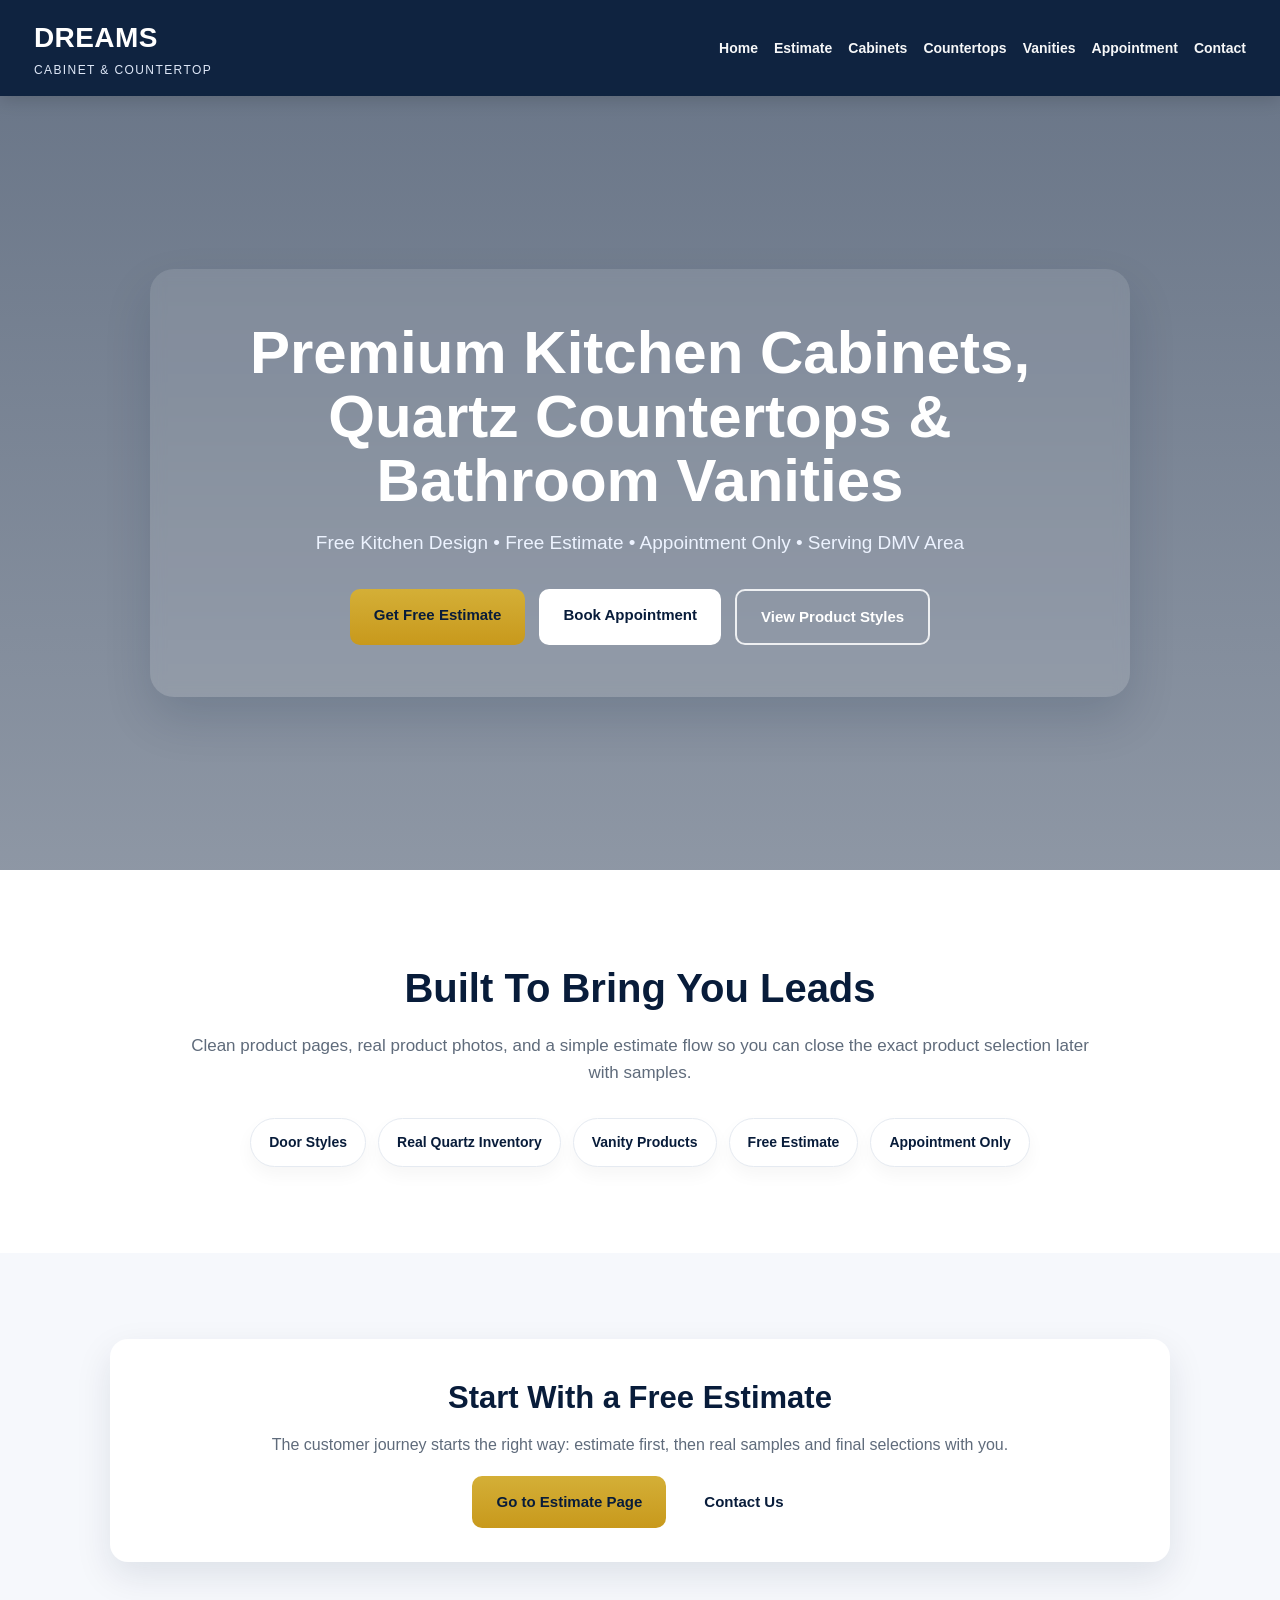
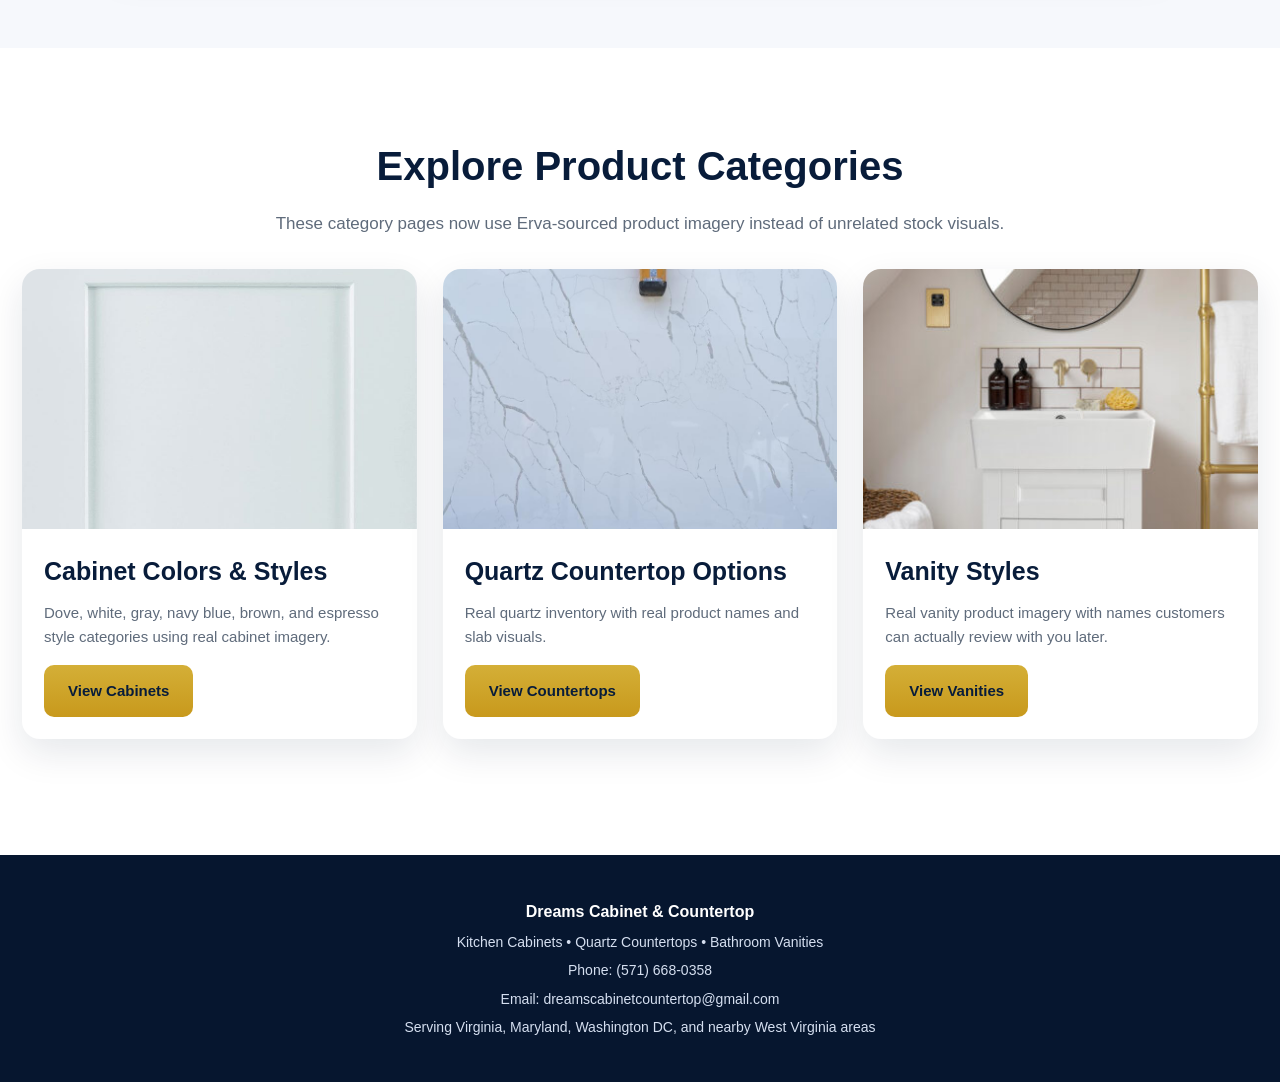
<file: index.html>
<!DOCTYPE html>
<html lang="en">
<head>
  <meta charset="UTF-8" />
  <meta name="viewport" content="width=device-width, initial-scale=1.0" />
  <title>Dreams Cabinet & Countertop</title>
  <link rel="stylesheet" href="styles.css" />
</head>
<body>

<header>
  <div class="topbar">
    <div class="brand-copy">
      <strong>DREAMS</strong>
      <span>CABINET &amp; COUNTERTOP</span>
    </div>
    <nav>
      <a href="index.html">Home</a>
      <a href="estimate.html">Estimate</a>
      <a href="cabinets.html">Cabinets</a>
      <a href="countertops.html">Countertops</a>
      <a href="vanities.html">Vanities</a>
      <a href="appointment.html">Appointment</a>
      <a href="contact.html">Contact</a>
    </nav>
  </div>
</header>

<section class="hero">
  <div class="hero-box">
    <h1>Premium Kitchen Cabinets, Quartz Countertops &amp; Bathroom Vanities</h1>
    <p>Free Kitchen Design • Free Estimate • Appointment Only • Serving DMV Area</p>
    <div class="btn-row">
      <a class="btn" href="estimate.html">Get Free Estimate</a>
      <a class="btn2" href="appointment.html">Book Appointment</a>
      <a class="btn3" href="cabinets.html">View Product Styles</a>
    </div>
  </div>
</section>

<section class="section">
  <div class="container">
    <h2>Built To Bring You Leads</h2>
    <p class="lead">Clean product pages, real product photos, and a simple estimate flow so you can close the exact product selection later with samples.</p>
    <div class="pills">
      <div class="pill">Door Styles</div>
      <div class="pill">Real Quartz Inventory</div>
      <div class="pill">Vanity Products</div>
      <div class="pill">Free Estimate</div>
      <div class="pill">Appointment Only</div>
    </div>
  </div>
</section>

<section class="section alt">
  <div class="container">
    <div class="feature-box">
      <h3>Start With a Free Estimate</h3>
      <p>The customer journey starts the right way: estimate first, then real samples and final selections with you.</p>
      <div class="btn-row">
        <a class="btn" href="estimate.html">Go to Estimate Page</a>
        <a class="btn2" href="contact.html">Contact Us</a>
      </div>
    </div>
  </div>
</section>

<section class="section">
  <div class="container">
    <h2>Explore Product Categories</h2>
    <p class="lead">These category pages now use Erva-sourced product imagery instead of unrelated stock visuals.</p>

    <div class="cards">
      <div class="card">
        <div class="card-media"><img src="images/cabinets/white-color.jpeg" alt="Cabinets"></div>
        <div class="card-body">
          <h3>Cabinet Colors &amp; Styles</h3>
          <p>Dove, white, gray, navy blue, brown, and espresso style categories using real cabinet imagery.</p>
          <div class="btn-row" style="justify-content:flex-start;margin-top:16px">
            <a class="btn" href="cabinets.html">View Cabinets</a>
          </div>
        </div>
      </div>

      <div class="card">
        <div class="card-media"><img src="images/countertops/calacatta-laza.jpg" alt="Countertops"></div>
        <div class="card-body">
          <h3>Quartz Countertop Options</h3>
          <p>Real quartz inventory with real product names and slab visuals.</p>
          <div class="btn-row" style="justify-content:flex-start;margin-top:16px">
            <a class="btn" href="countertops.html">View Countertops</a>
          </div>
        </div>
      </div>

      <div class="card">
        <div class="card-media"><img src="images/vanities/18-inch-white-single-sink-vanity.jpeg" alt="Vanities"></div>
        <div class="card-body">
          <h3>Vanity Styles</h3>
          <p>Real vanity product imagery with names customers can actually review with you later.</p>
          <div class="btn-row" style="justify-content:flex-start;margin-top:16px">
            <a class="btn" href="vanities.html">View Vanities</a>
          </div>
        </div>
      </div>
    </div>
  </div>
</section>


<footer class="footer">
  <p><strong>Dreams Cabinet &amp; Countertop</strong></p>
  <p class="small">Kitchen Cabinets • Quartz Countertops • Bathroom Vanities</p>
  <p class="small">Phone: (571) 668-0358</p>
  <p class="small">Email: dreamscabinetcountertop@gmail.com</p>
  <p class="small">Serving Virginia, Maryland, Washington DC, and nearby West Virginia areas</p>
</footer>

<script src="script.js"></script>
</body>
</html>
</file>
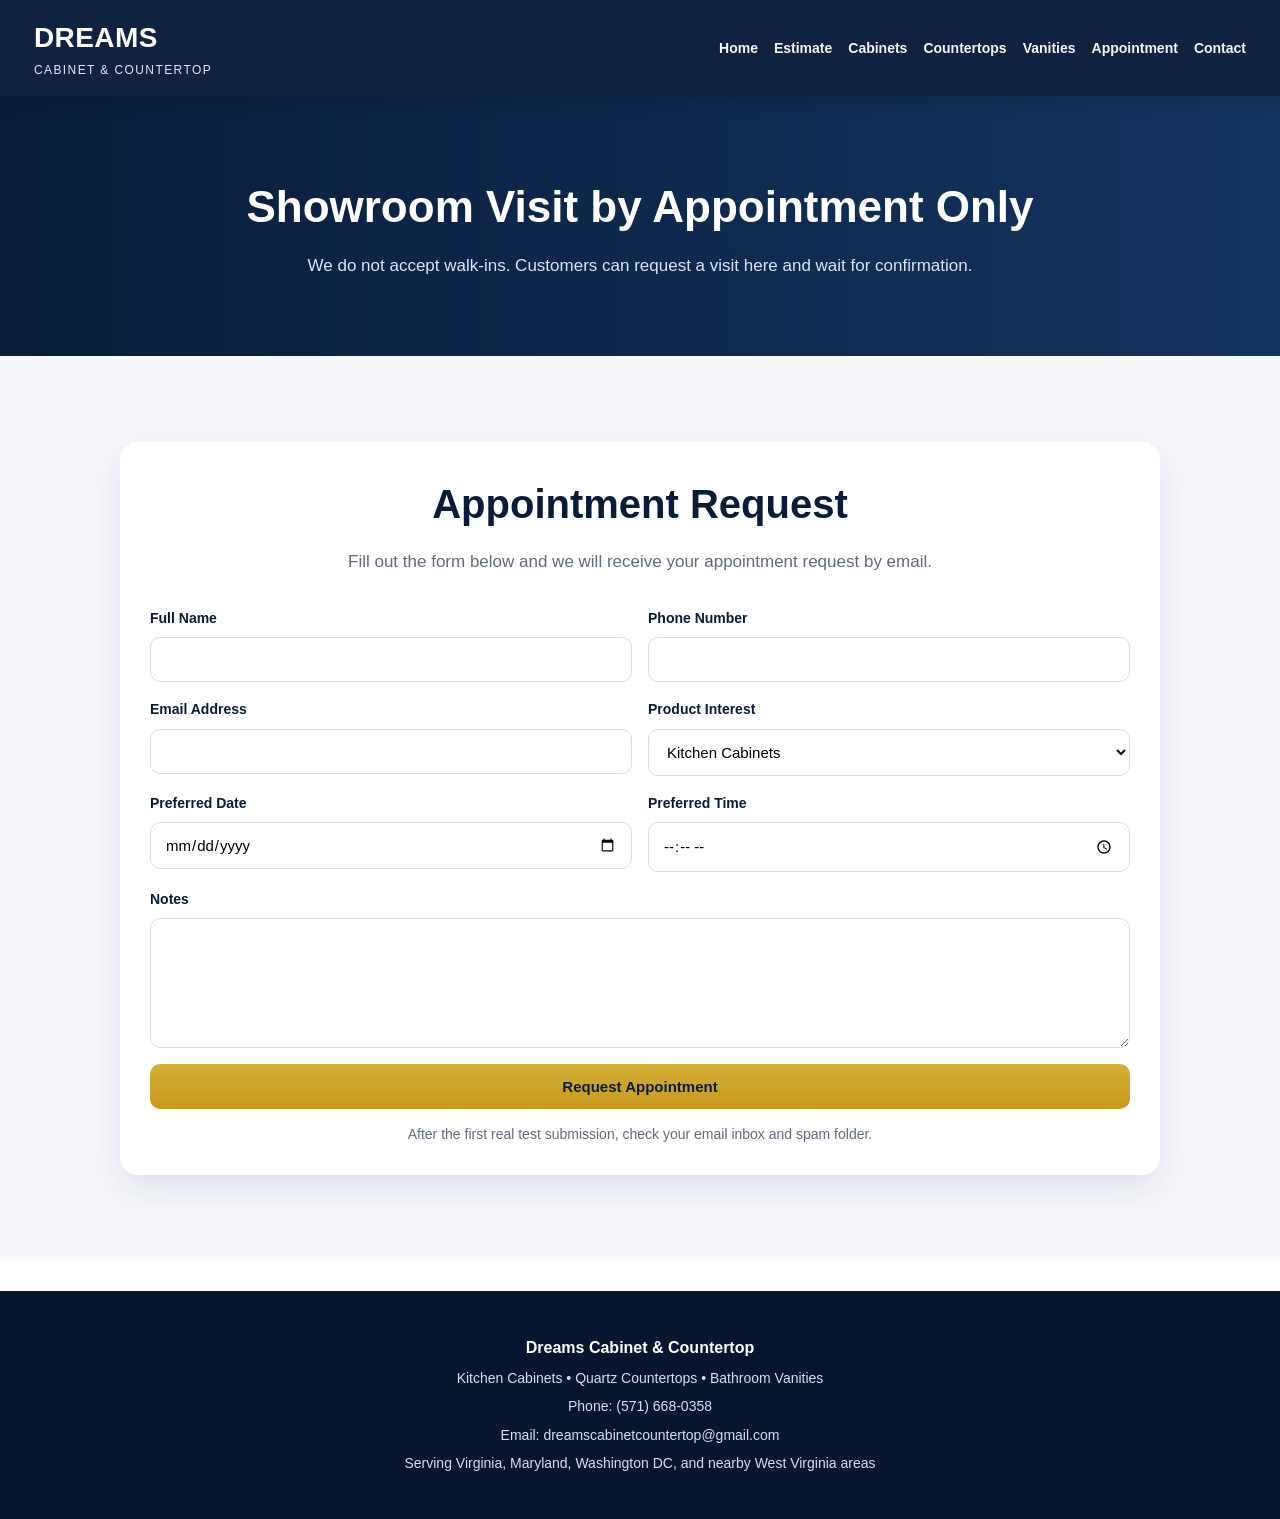
<file: appointment.html>
<!DOCTYPE html>
<html lang="en">
<head>
  <meta charset="UTF-8" />
  <meta name="viewport" content="width=device-width, initial-scale=1.0" />
  <title>Appointment | Dreams Cabinet & Countertop</title>
  <link rel="stylesheet" href="styles.css" />
</head>
<body>

<header>
  <div class="topbar">
    <div class="brand-copy">
      <strong>DREAMS</strong>
      <span>CABINET &amp; COUNTERTOP</span>
    </div>
    <nav>
      <a href="index.html">Home</a>
      <a href="estimate.html">Estimate</a>
      <a href="cabinets.html">Cabinets</a>
      <a href="countertops.html">Countertops</a>
      <a href="vanities.html">Vanities</a>
      <a href="appointment.html">Appointment</a>
      <a href="contact.html">Contact</a>
    </nav>
  </div>
</header>

<section class="page-hero">
  <h1>Showroom Visit by Appointment Only</h1>
  <p>We do not accept walk-ins. Customers can request a visit here and wait for confirmation.</p>
</section>

<section class="section alt">
  <div class="container">
    <div class="form-wrap">
      <div class="box">
        <h2>Appointment Request</h2>
        <p class="lead">Fill out the form below and we will receive your appointment request by email.</p>

        <form action="https://formsubmit.co/dreamscabinetcountertop@gmail.com" method="POST">
          <input type="hidden" name="_subject" value="New Appointment Request - Dreams Cabinet & Countertop">
          <input type="hidden" name="_captcha" value="false">
          <input type="hidden" name="_template" value="table">

          <div class="form-grid">
            <div class="form-group">
              <label for="apptName">Full Name</label>
              <input id="apptName" name="Full Name" type="text" required>
            </div>

            <div class="form-group">
              <label for="apptPhone">Phone Number</label>
              <input id="apptPhone" name="Phone Number" type="tel" required>
            </div>

            <div class="form-group">
              <label for="apptEmail">Email Address</label>
              <input id="apptEmail" name="Customer Email" type="email" required>
            </div>

            <div class="form-group">
              <label for="apptInterest">Product Interest</label>
              <select id="apptInterest" name="Product Interest">
                <option>Kitchen Cabinets</option>
                <option>Quartz Countertops</option>
                <option>Bathroom Vanity</option>
                <option>Full Kitchen Project</option>
                <option>General Consultation</option>
              </select>
            </div>

            <div class="form-group">
              <label for="apptDate">Preferred Date</label>
              <input id="apptDate" name="Preferred Date" type="date">
            </div>

            <div class="form-group">
              <label for="apptTime">Preferred Time</label>
              <input id="apptTime" name="Preferred Time" type="time">
            </div>

            <div class="form-group full">
              <label for="apptNotes">Notes</label>
              <textarea id="apptNotes" name="Appointment Notes"></textarea>
            </div>

            <div class="form-group full">
              <button class="btn" type="submit">Request Appointment</button>
            </div>
          </div>
        </form>

        <div class="muted-note">After the first real test submission, check your email inbox and spam folder.</div>
      </div>
    </div>
  </div>
</section>

<footer class="footer">
  <p><strong>Dreams Cabinet &amp; Countertop</strong></p>
  <p class="small">Kitchen Cabinets • Quartz Countertops • Bathroom Vanities</p>
  <p class="small">Phone: (571) 668-0358</p>
  <p class="small">Email: dreamscabinetcountertop@gmail.com</p>
  <p class="small">Serving Virginia, Maryland, Washington DC, and nearby West Virginia areas</p>
</footer>

</body>
</html>
</file>
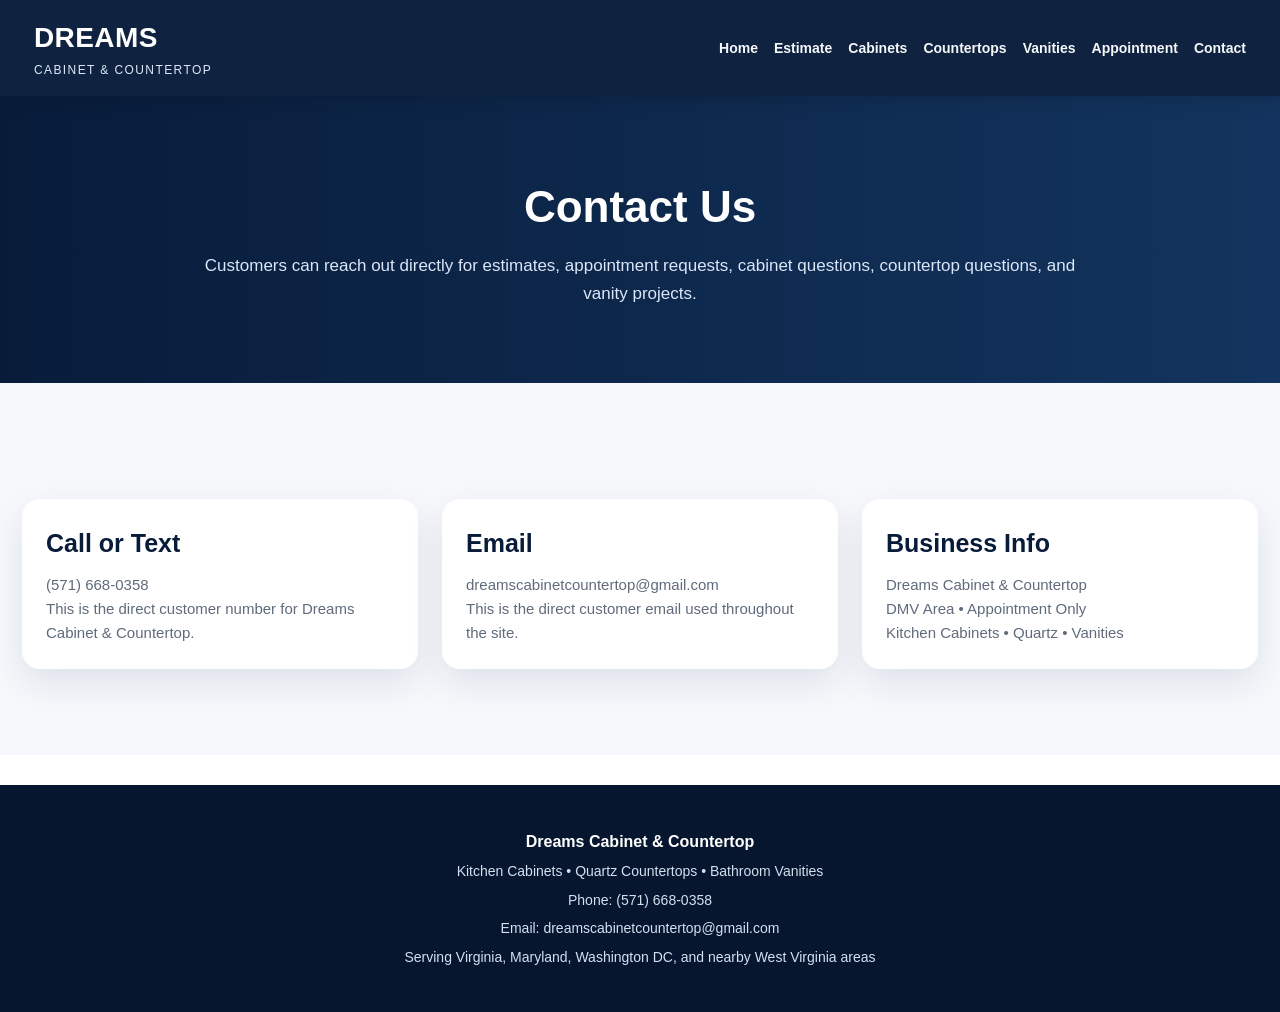
<file: contact.html>
<!DOCTYPE html>
<html lang="en">
<head>
  <meta charset="UTF-8" />
  <meta name="viewport" content="width=device-width, initial-scale=1.0" />
  <title>Contact | Dreams Cabinet & Countertop</title>
  <link rel="stylesheet" href="styles.css" />
</head>
<body>

<header>
  <div class="topbar">
    <div class="brand-copy">
      <strong>DREAMS</strong>
      <span>CABINET &amp; COUNTERTOP</span>
    </div>
    <nav>
      <a href="index.html">Home</a>
      <a href="estimate.html">Estimate</a>
      <a href="cabinets.html">Cabinets</a>
      <a href="countertops.html">Countertops</a>
      <a href="vanities.html">Vanities</a>
      <a href="appointment.html">Appointment</a>
      <a href="contact.html">Contact</a>
    </nav>
  </div>
</header>

<section class="page-hero">
  <h1>Contact Us</h1>
  <p>Customers can reach out directly for estimates, appointment requests, cabinet questions, countertop questions, and vanity projects.</p>
</section>

<section class="section alt">
  <div class="container">
    <div class="contact-grid">
      <div class="contact-box">
        <h3>Call or Text</h3>
        <p>(571) 668-0358</p>
        <p>This is the direct customer number for Dreams Cabinet & Countertop.</p>
      </div>
      <div class="contact-box">
        <h3>Email</h3>
        <p><a href="mailto:dreamscabinetcountertop@gmail.com">dreamscabinetcountertop@gmail.com</a></p>
        <p>This is the direct customer email used throughout the site.</p>
      </div>
      <div class="contact-box">
        <h3>Business Info</h3>
        <p>Dreams Cabinet &amp; Countertop</p>
        <p>DMV Area • Appointment Only</p>
        <p>Kitchen Cabinets • Quartz • Vanities</p>
      </div>
    </div>
  </div>
</section>

<footer class="footer">
  <p><strong>Dreams Cabinet &amp; Countertop</strong></p>
  <p class="small">Kitchen Cabinets • Quartz Countertops • Bathroom Vanities</p>
  <p class="small">Phone: (571) 668-0358</p>
  <p class="small">Email: dreamscabinetcountertop@gmail.com</p>
  <p class="small">Serving Virginia, Maryland, Washington DC, and nearby West Virginia areas</p>
</footer>

</body>
</html>
</file>
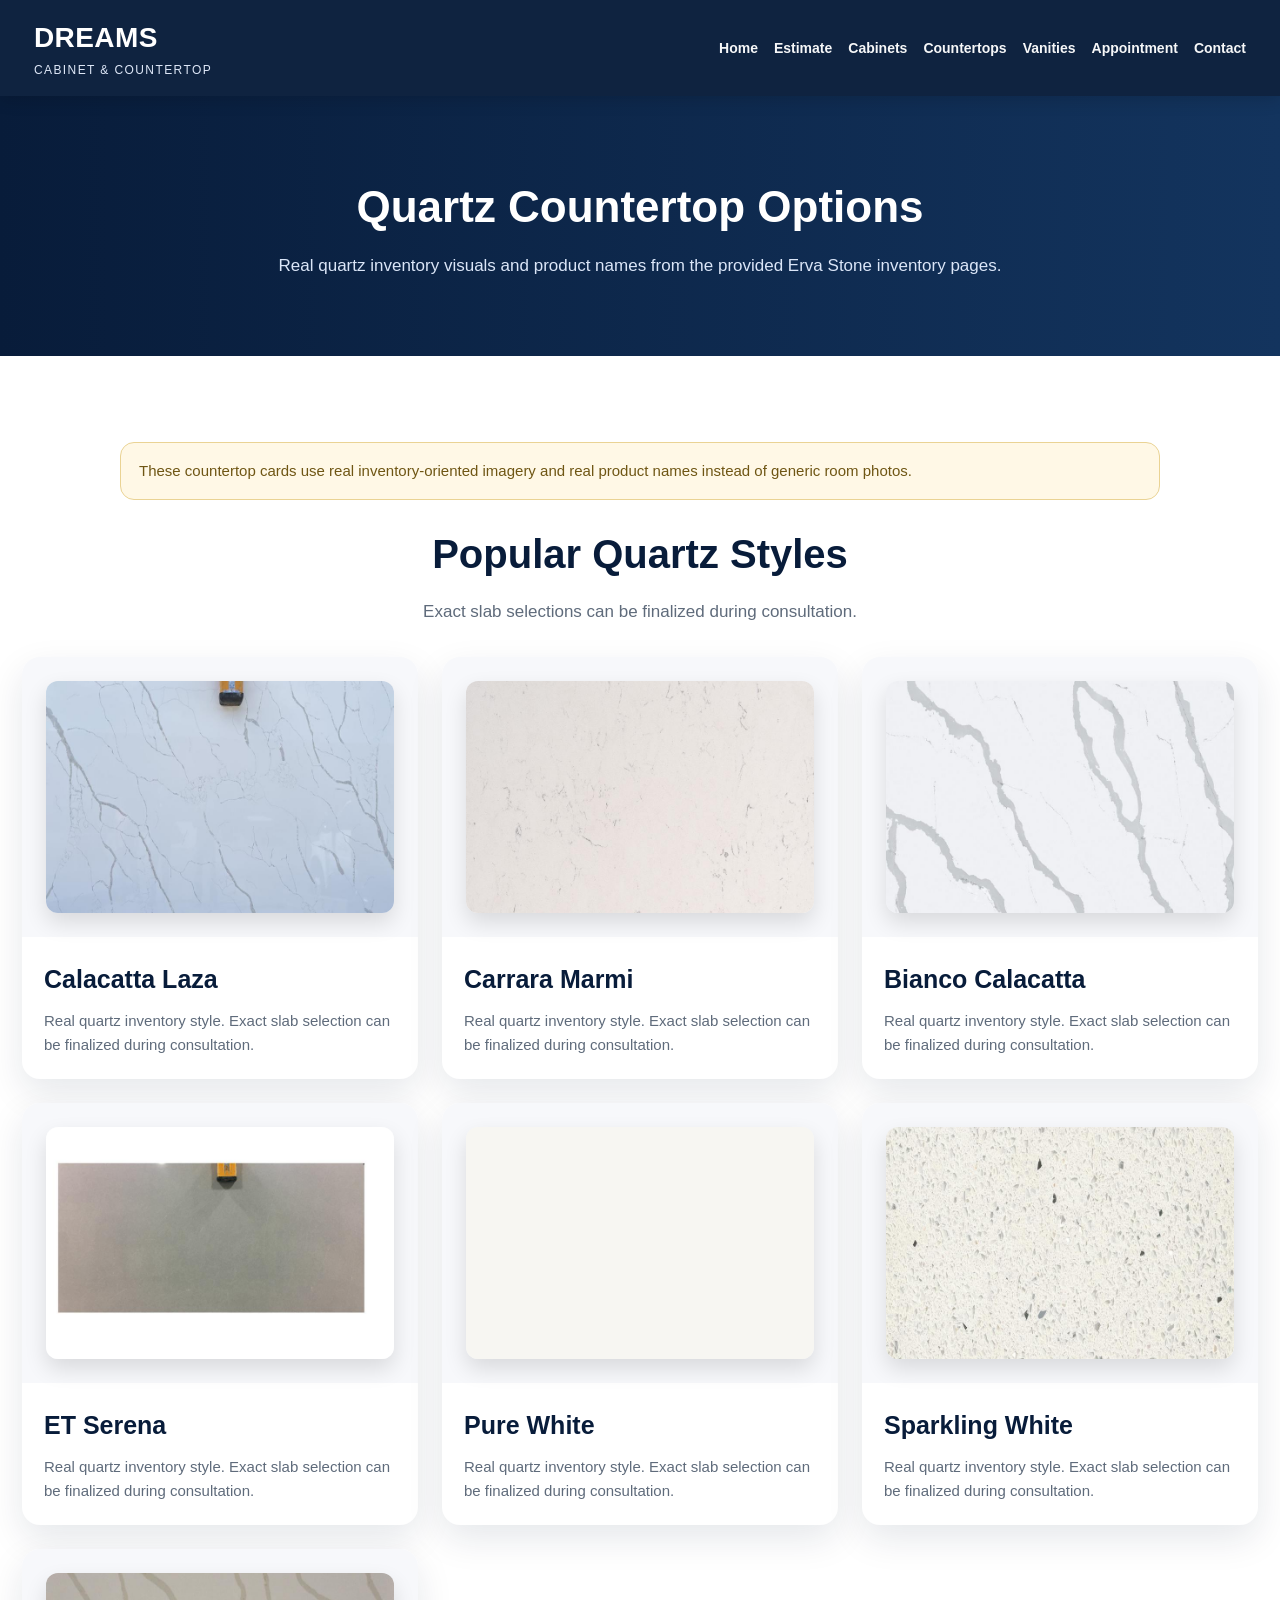
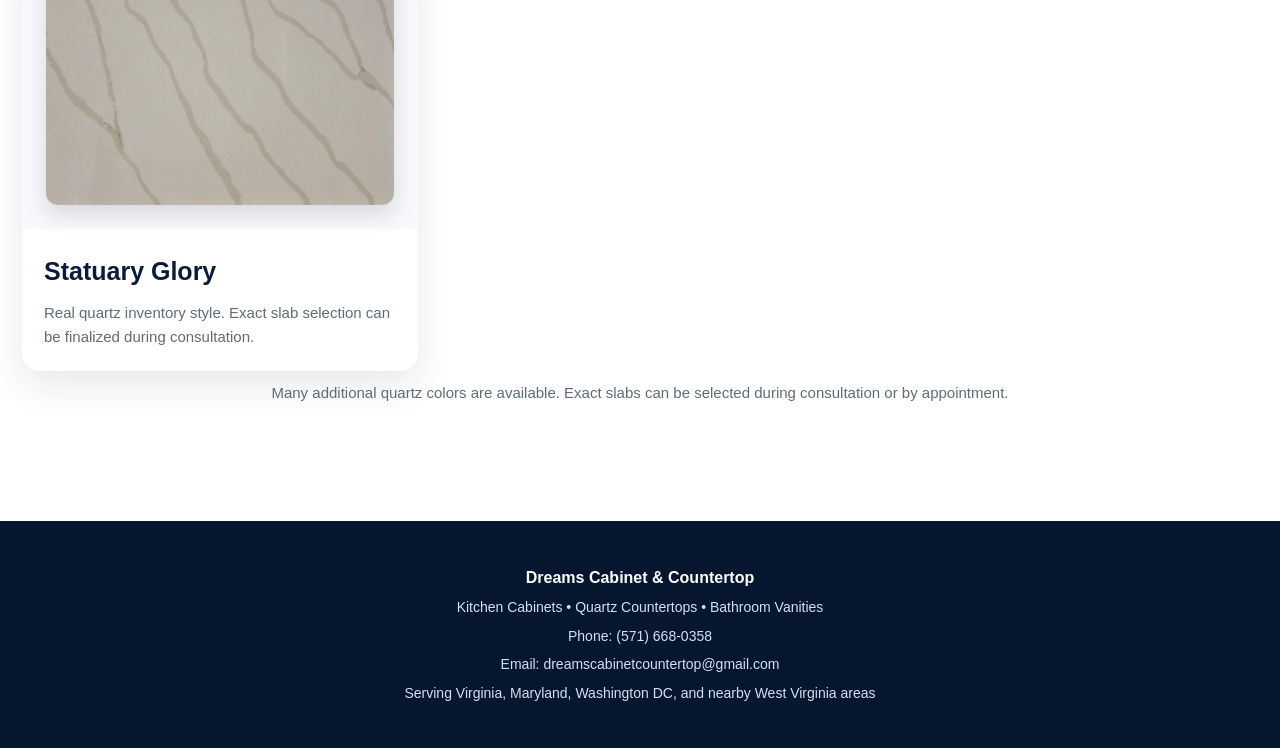
<file: countertops.html>
<!DOCTYPE html>
<html lang="en">
<head>
  <meta charset="UTF-8" />
  <meta name="viewport" content="width=device-width, initial-scale=1.0" />
  <title>Quartz Countertops | Dreams Cabinet & Countertop</title>
  <link rel="stylesheet" href="styles.css" />
</head>
<body>

<header>
  <div class="topbar">
    <div class="brand-copy">
      <strong>DREAMS</strong>
      <span>CABINET &amp; COUNTERTOP</span>
    </div>
    <nav>
      <a href="index.html">Home</a>
      <a href="estimate.html">Estimate</a>
      <a href="cabinets.html">Cabinets</a>
      <a href="countertops.html">Countertops</a>
      <a href="vanities.html">Vanities</a>
      <a href="appointment.html">Appointment</a>
      <a href="contact.html">Contact</a>
    </nav>
  </div>
</header>

<section class="page-hero">
  <h1>Quartz Countertop Options</h1>
  <p>Real quartz inventory visuals and product names from the provided Erva Stone inventory pages.</p>
</section>
<section class="section">
  <div class="container">
    <div class="note-box">These countertop cards use real inventory-oriented imagery and real product names instead of generic room photos.</div>
    <h2>Popular Quartz Styles</h2>
    <p class="lead">Exact slab selections can be finalized during consultation.</p>
    <div class="product-grid">
      
        <div class="product-card">
          <div class="sample-wrap"><img class="product-photo" src="images/countertops/calacatta-laza.jpg" alt="Calacatta Laza"></div>
          <div class="card-body">
            <h3>Calacatta Laza</h3>
            <p>Real quartz inventory style. Exact slab selection can be finalized during consultation.</p>
          </div>
        </div>
        

        <div class="product-card">
          <div class="sample-wrap"><img class="product-photo" src="images/countertops/carrara-marmi.jpg" alt="Carrara Marmi"></div>
          <div class="card-body">
            <h3>Carrara Marmi</h3>
            <p>Real quartz inventory style. Exact slab selection can be finalized during consultation.</p>
          </div>
        </div>
        

        <div class="product-card">
          <div class="sample-wrap"><img class="product-photo" src="images/countertops/bianco-calacatta.jpg" alt="Bianco Calacatta"></div>
          <div class="card-body">
            <h3>Bianco Calacatta</h3>
            <p>Real quartz inventory style. Exact slab selection can be finalized during consultation.</p>
          </div>
        </div>
        

        <div class="product-card">
          <div class="sample-wrap"><img class="product-photo" src="images/countertops/et-serena.jpg" alt="ET Serena"></div>
          <div class="card-body">
            <h3>ET Serena</h3>
            <p>Real quartz inventory style. Exact slab selection can be finalized during consultation.</p>
          </div>
        </div>
        

        <div class="product-card">
          <div class="sample-wrap"><img class="product-photo" src="images/countertops/pure-white.jpg" alt="Pure White"></div>
          <div class="card-body">
            <h3>Pure White</h3>
            <p>Real quartz inventory style. Exact slab selection can be finalized during consultation.</p>
          </div>
        </div>
        

        <div class="product-card">
          <div class="sample-wrap"><img class="product-photo" src="images/countertops/sparkling-white.jpg" alt="Sparkling White"></div>
          <div class="card-body">
            <h3>Sparkling White</h3>
            <p>Real quartz inventory style. Exact slab selection can be finalized during consultation.</p>
          </div>
        </div>
        

        <div class="product-card">
          <div class="sample-wrap"><img class="product-photo" src="images/countertops/statuary-glory.jpg" alt="Statuary Glory"></div>
          <div class="card-body">
            <h3>Statuary Glory</h3>
            <p>Real quartz inventory style. Exact slab selection can be finalized during consultation.</p>
          </div>
        </div>
        
    </div>
    <div class="info-note">Many additional quartz colors are available. Exact slabs can be selected during consultation or by appointment.</div>
  </div>
</section>

<footer class="footer">
  <p><strong>Dreams Cabinet &amp; Countertop</strong></p>
  <p class="small">Kitchen Cabinets • Quartz Countertops • Bathroom Vanities</p>
  <p class="small">Phone: (571) 668-0358</p>
  <p class="small">Email: dreamscabinetcountertop@gmail.com</p>
  <p class="small">Serving Virginia, Maryland, Washington DC, and nearby West Virginia areas</p>
</footer>

</body>
</html>
</file>
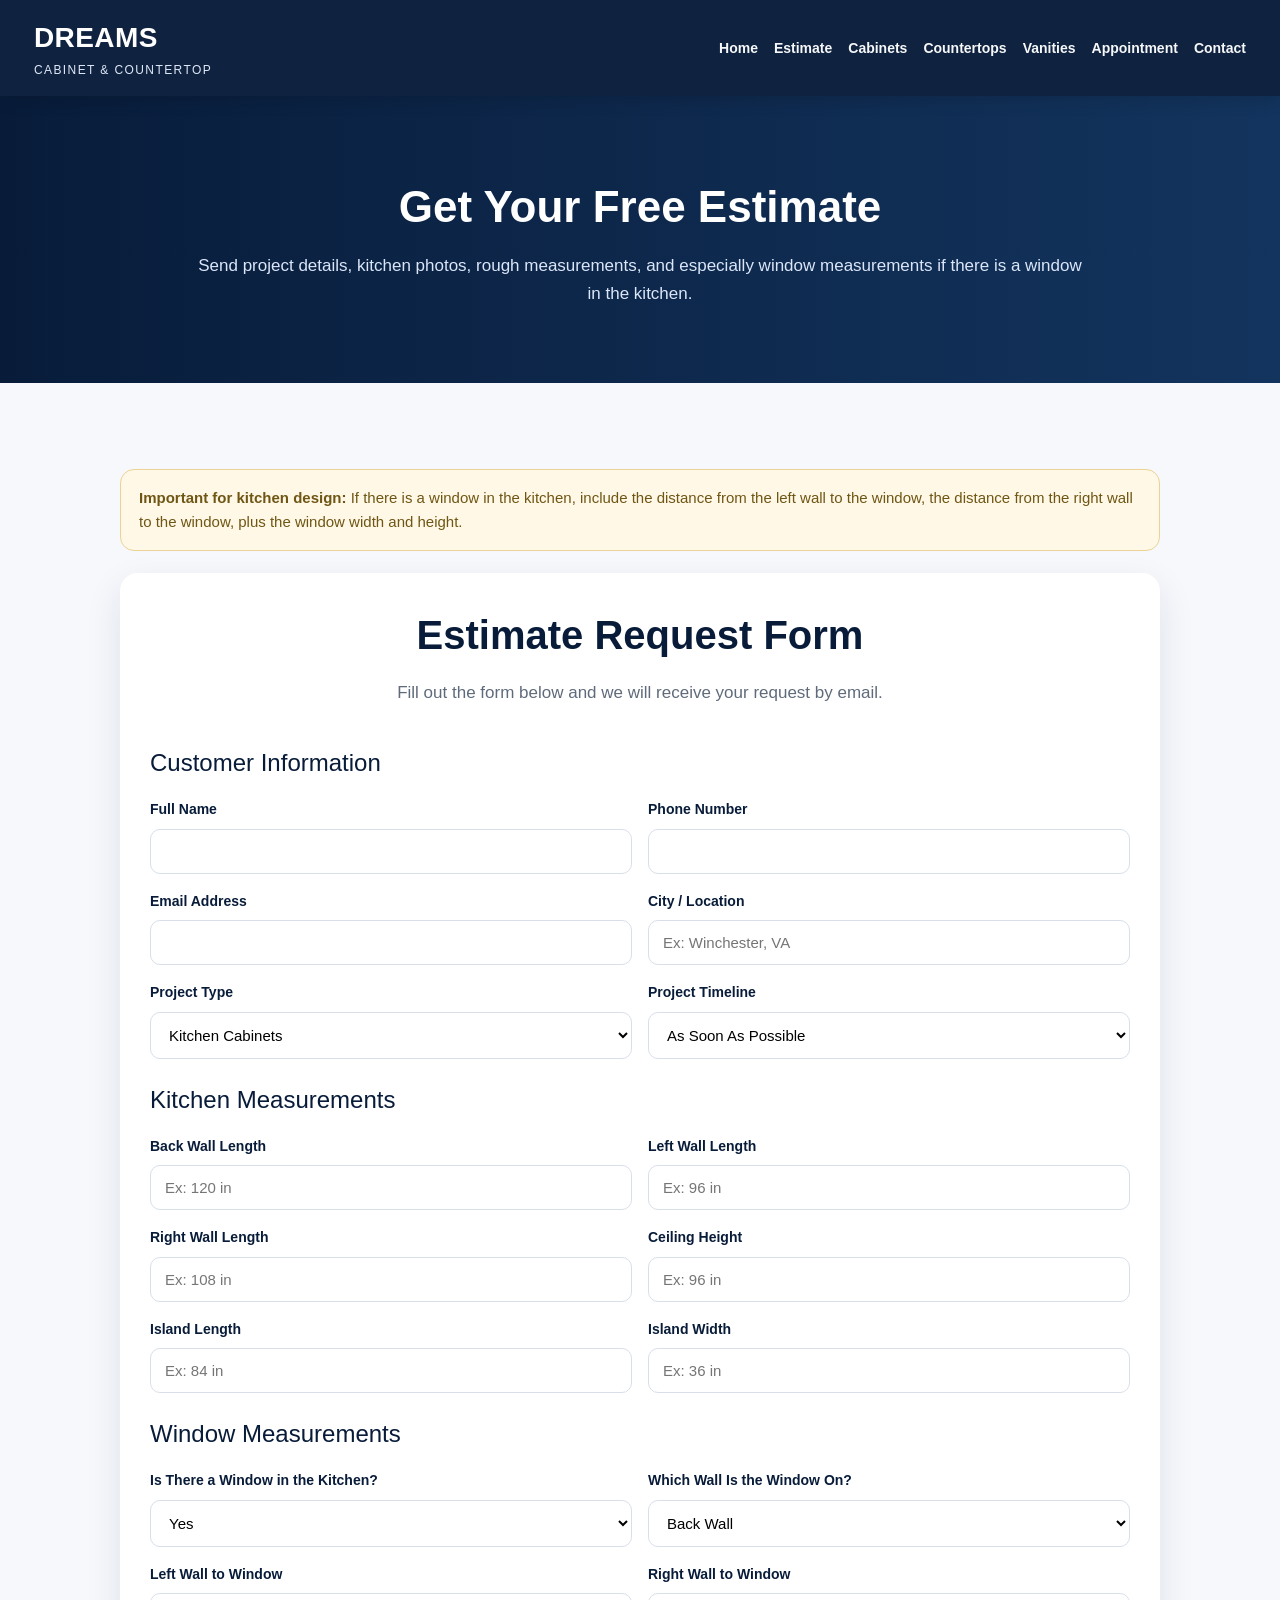
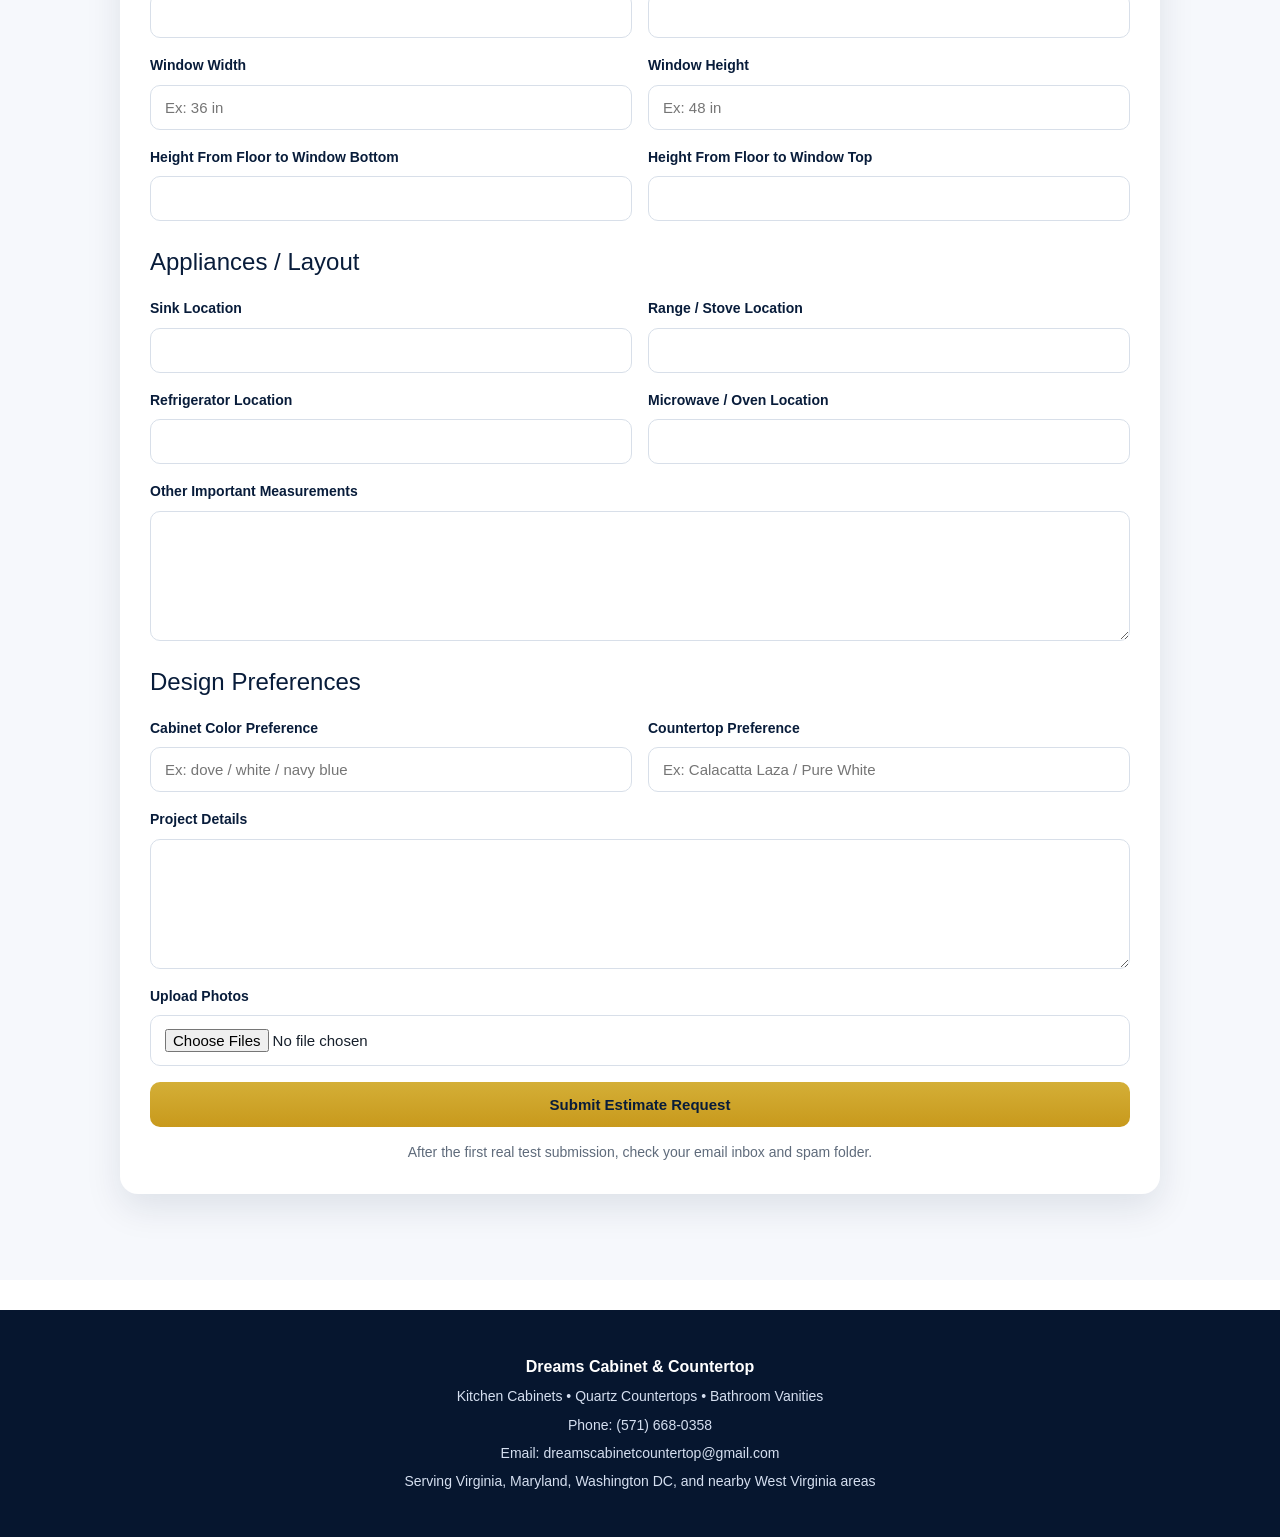
<file: estimate.html>
<!DOCTYPE html>
<html lang="en">
<head>
  <meta charset="UTF-8" />
  <meta name="viewport" content="width=device-width, initial-scale=1.0" />
  <title>Free Estimate | Dreams Cabinet & Countertop</title>
  <link rel="stylesheet" href="styles.css" />
</head>
<body>

<header>
  <div class="topbar">
    <div class="brand-copy">
      <strong>DREAMS</strong>
      <span>CABINET &amp; COUNTERTOP</span>
    </div>
    <nav>
      <a href="index.html">Home</a>
      <a href="estimate.html">Estimate</a>
      <a href="cabinets.html">Cabinets</a>
      <a href="countertops.html">Countertops</a>
      <a href="vanities.html">Vanities</a>
      <a href="appointment.html">Appointment</a>
      <a href="contact.html">Contact</a>
    </nav>
  </div>
</header>

<section class="page-hero">
  <h1>Get Your Free Estimate</h1>
  <p>Send project details, kitchen photos, rough measurements, and especially window measurements if there is a window in the kitchen.</p>
</section>

<section class="section alt">
  <div class="container">
    <div class="important-note">
      <strong>Important for kitchen design:</strong> If there is a window in the kitchen, include the distance from the left wall to the window, the distance from the right wall to the window, plus the window width and height.
    </div>

    <div class="form-wrap">
      <div class="box">
        <h2>Estimate Request Form</h2>
        <p class="lead">Fill out the form below and we will receive your request by email.</p>

        <form action="https://formsubmit.co/dreamscabinetcountertop@gmail.com" method="POST" enctype="multipart/form-data">
          <input type="hidden" name="_subject" value="New Estimate Request - Dreams Cabinet & Countertop">
          <input type="hidden" name="_captcha" value="false">
          <input type="hidden" name="_template" value="table">

          <div class="form-grid">
            <div class="form-group full"><div class="form-title">Customer Information</div></div>

            <div class="form-group">
              <label for="fullName">Full Name</label>
              <input id="fullName" name="Full Name" type="text" required>
            </div>

            <div class="form-group">
              <label for="phone">Phone Number</label>
              <input id="phone" name="Phone Number" type="tel" required>
            </div>

            <div class="form-group">
              <label for="email">Email Address</label>
              <input id="email" name="Customer Email" type="email" required>
            </div>

            <div class="form-group">
              <label for="city">City / Location</label>
              <input id="city" name="City / Location" type="text" placeholder="Ex: Winchester, VA">
            </div>

            <div class="form-group">
              <label for="projectType">Project Type</label>
              <select id="projectType" name="Project Type">
                <option>Kitchen Cabinets</option>
                <option>Quartz Countertops</option>
                <option>Bathroom Vanity</option>
                <option>Full Kitchen Remodel</option>
                <option>Investment Property</option>
                <option>Other</option>
              </select>
            </div>

            <div class="form-group">
              <label for="timeline">Project Timeline</label>
              <select id="timeline" name="Project Timeline">
                <option>As Soon As Possible</option>
                <option>Within 1 Month</option>
                <option>1-3 Months</option>
                <option>3+ Months</option>
                <option>Just Comparing Options</option>
              </select>
            </div>

            <div class="form-group full"><div class="form-title">Kitchen Measurements</div></div>

            <div class="form-group">
              <label for="backWall">Back Wall Length</label>
              <input id="backWall" name="Back Wall Length" type="text" placeholder="Ex: 120 in">
            </div>

            <div class="form-group">
              <label for="leftWall">Left Wall Length</label>
              <input id="leftWall" name="Left Wall Length" type="text" placeholder="Ex: 96 in">
            </div>

            <div class="form-group">
              <label for="rightWall">Right Wall Length</label>
              <input id="rightWall" name="Right Wall Length" type="text" placeholder="Ex: 108 in">
            </div>

            <div class="form-group">
              <label for="ceilingHeight">Ceiling Height</label>
              <input id="ceilingHeight" name="Ceiling Height" type="text" placeholder="Ex: 96 in">
            </div>

            <div class="form-group">
              <label for="islandLength">Island Length</label>
              <input id="islandLength" name="Island Length" type="text" placeholder="Ex: 84 in">
            </div>

            <div class="form-group">
              <label for="islandWidth">Island Width</label>
              <input id="islandWidth" name="Island Width" type="text" placeholder="Ex: 36 in">
            </div>

            <div class="form-group full"><div class="form-title">Window Measurements</div></div>

            <div class="form-group">
              <label for="hasWindow">Is There a Window in the Kitchen?</label>
              <select id="hasWindow" name="Window In Kitchen">
                <option>Yes</option>
                <option>No</option>
              </select>
            </div>

            <div class="form-group">
              <label for="windowWall">Which Wall Is the Window On?</label>
              <select id="windowWall" name="Window Wall">
                <option>Back Wall</option>
                <option>Left Wall</option>
                <option>Right Wall</option>
                <option>Not Sure</option>
              </select>
            </div>

            <div class="form-group">
              <label for="leftToWindow">Left Wall to Window</label>
              <input id="leftToWindow" name="Left Wall to Window" type="text">
            </div>

            <div class="form-group">
              <label for="rightToWindow">Right Wall to Window</label>
              <input id="rightToWindow" name="Right Wall to Window" type="text">
            </div>

            <div class="form-group">
              <label for="windowWidth">Window Width</label>
              <input id="windowWidth" name="Window Width" type="text" placeholder="Ex: 36 in">
            </div>

            <div class="form-group">
              <label for="windowHeight">Window Height</label>
              <input id="windowHeight" name="Window Height" type="text" placeholder="Ex: 48 in">
            </div>

            <div class="form-group">
              <label for="windowSillHeight">Height From Floor to Window Bottom</label>
              <input id="windowSillHeight" name="Floor to Window Bottom" type="text">
            </div>

            <div class="form-group">
              <label for="windowTopHeight">Height From Floor to Window Top</label>
              <input id="windowTopHeight" name="Floor to Window Top" type="text">
            </div>

            <div class="form-group full"><div class="form-title">Appliances / Layout</div></div>

            <div class="form-group">
              <label for="sinkLocation">Sink Location</label>
              <input id="sinkLocation" name="Sink Location" type="text">
            </div>

            <div class="form-group">
              <label for="rangeLocation">Range / Stove Location</label>
              <input id="rangeLocation" name="Range / Stove Location" type="text">
            </div>

            <div class="form-group">
              <label for="fridgeLocation">Refrigerator Location</label>
              <input id="fridgeLocation" name="Refrigerator Location" type="text">
            </div>

            <div class="form-group">
              <label for="microwaveLocation">Microwave / Oven Location</label>
              <input id="microwaveLocation" name="Microwave / Oven Location" type="text">
            </div>

            <div class="form-group full">
              <label for="measurementsExtra">Other Important Measurements</label>
              <textarea id="measurementsExtra" name="Other Important Measurements"></textarea>
            </div>

            <div class="form-group full"><div class="form-title">Design Preferences</div></div>

            <div class="form-group">
              <label for="cabinetStyle">Cabinet Color Preference</label>
              <input id="cabinetStyle" name="Cabinet Color Preference" type="text" placeholder="Ex: dove / white / navy blue">
            </div>

            <div class="form-group">
              <label for="countertopStyle">Countertop Preference</label>
              <input id="countertopStyle" name="Countertop Preference" type="text" placeholder="Ex: Calacatta Laza / Pure White">
            </div>

            <div class="form-group full">
              <label for="details">Project Details</label>
              <textarea id="details" name="Project Details"></textarea>
            </div>

            <div class="form-group full">
              <label for="photos">Upload Photos</label>
              <input id="photos" name="Project Photos" type="file" multiple>
            </div>

            <div class="form-group full">
              <button class="btn" type="submit">Submit Estimate Request</button>
            </div>
          </div>
        </form>

        <div class="muted-note">After the first real test submission, check your email inbox and spam folder.</div>
      </div>
    </div>
  </div>
</section>

<footer class="footer">
  <p><strong>Dreams Cabinet &amp; Countertop</strong></p>
  <p class="small">Kitchen Cabinets • Quartz Countertops • Bathroom Vanities</p>
  <p class="small">Phone: (571) 668-0358</p>
  <p class="small">Email: dreamscabinetcountertop@gmail.com</p>
  <p class="small">Serving Virginia, Maryland, Washington DC, and nearby West Virginia areas</p>
</footer>

</body>
</html>
</file>
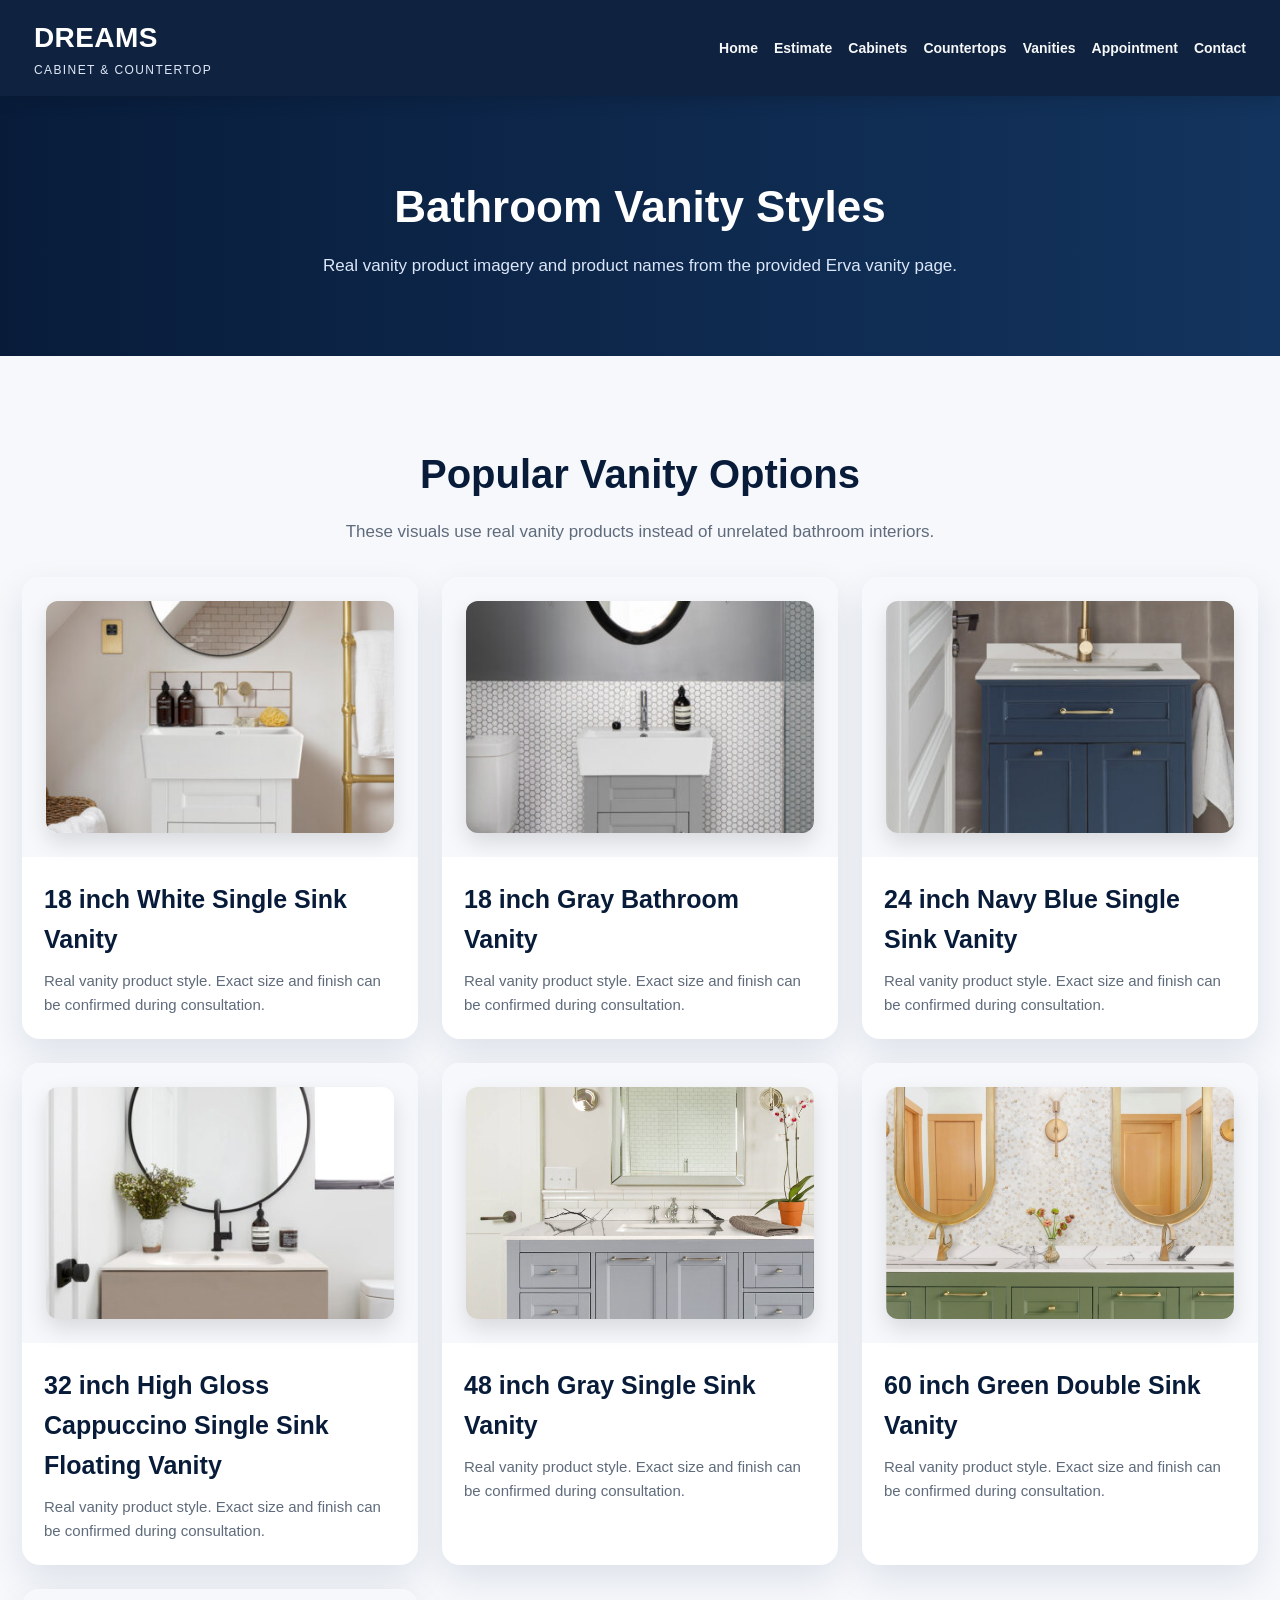
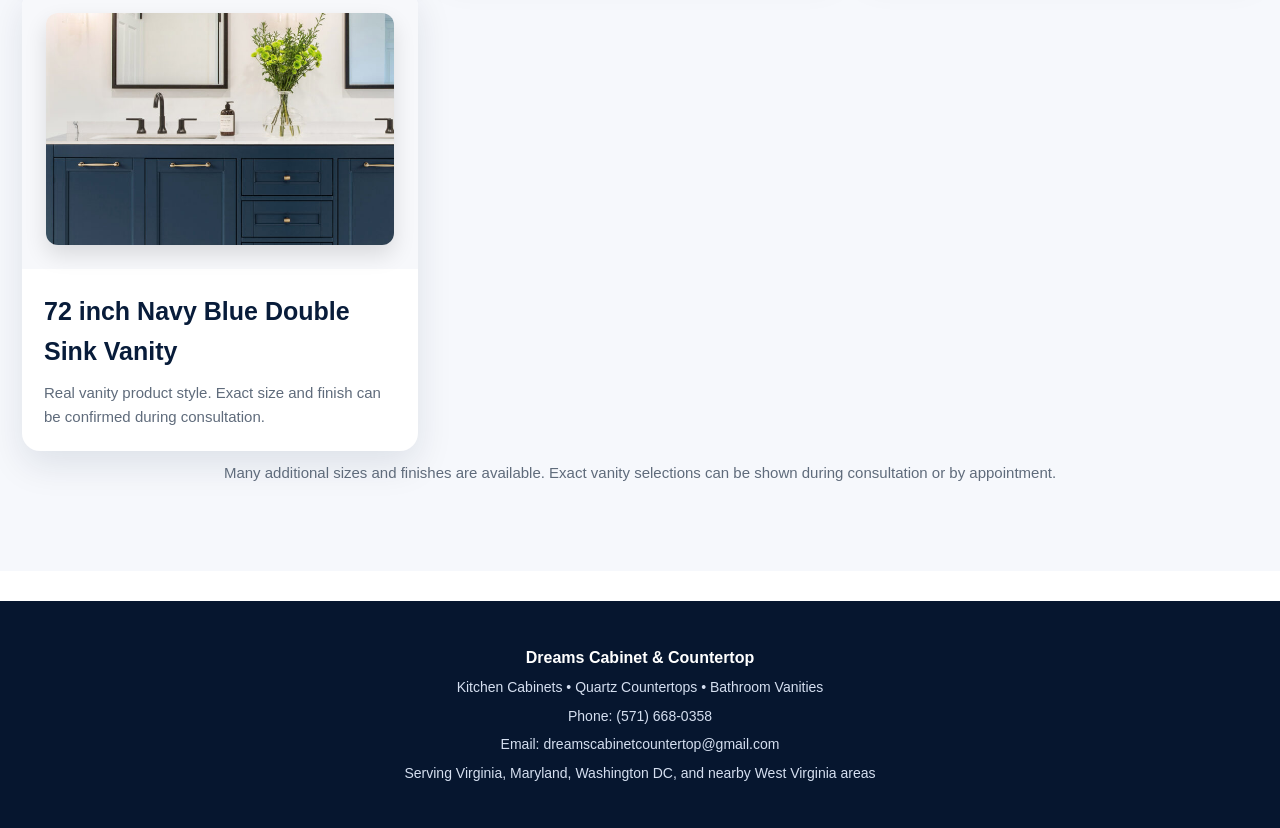
<file: vanities.html>
<!DOCTYPE html>
<html lang="en">
<head>
  <meta charset="UTF-8" />
  <meta name="viewport" content="width=device-width, initial-scale=1.0" />
  <title>Bathroom Vanities | Dreams Cabinet & Countertop</title>
  <link rel="stylesheet" href="styles.css" />
</head>
<body>

<header>
  <div class="topbar">
    <div class="brand-copy">
      <strong>DREAMS</strong>
      <span>CABINET &amp; COUNTERTOP</span>
    </div>
    <nav>
      <a href="index.html">Home</a>
      <a href="estimate.html">Estimate</a>
      <a href="cabinets.html">Cabinets</a>
      <a href="countertops.html">Countertops</a>
      <a href="vanities.html">Vanities</a>
      <a href="appointment.html">Appointment</a>
      <a href="contact.html">Contact</a>
    </nav>
  </div>
</header>

<section class="page-hero">
  <h1>Bathroom Vanity Styles</h1>
  <p>Real vanity product imagery and product names from the provided Erva vanity page.</p>
</section>
<section class="section alt">
  <div class="container">
    <h2>Popular Vanity Options</h2>
    <p class="lead">These visuals use real vanity products instead of unrelated bathroom interiors.</p>
    <div class="product-grid">
      
        <div class="product-card">
          <div class="sample-wrap"><img class="product-photo" src="images/vanities/18-inch-white-single-sink-vanity.jpeg" alt="18 inch White Single Sink Vanity"></div>
          <div class="card-body">
            <h3>18 inch White Single Sink Vanity</h3>
            <p>Real vanity product style. Exact size and finish can be confirmed during consultation.</p>
          </div>
        </div>
        

        <div class="product-card">
          <div class="sample-wrap"><img class="product-photo" src="images/vanities/18-inch-gray-bathroom-vanity.jpeg" alt="18 inch Gray Bathroom Vanity"></div>
          <div class="card-body">
            <h3>18 inch Gray Bathroom Vanity</h3>
            <p>Real vanity product style. Exact size and finish can be confirmed during consultation.</p>
          </div>
        </div>
        

        <div class="product-card">
          <div class="sample-wrap"><img class="product-photo" src="images/vanities/24-inch-navy-blue-single-sink-vanity.jpeg" alt="24 inch Navy Blue Single Sink Vanity"></div>
          <div class="card-body">
            <h3>24 inch Navy Blue Single Sink Vanity</h3>
            <p>Real vanity product style. Exact size and finish can be confirmed during consultation.</p>
          </div>
        </div>
        

        <div class="product-card">
          <div class="sample-wrap"><img class="product-photo" src="images/vanities/32-inch-high-gloss-cappuccino-single-sink-floating-vanity.jpeg" alt="32 inch High Gloss Cappuccino Single Sink Floating Vanity"></div>
          <div class="card-body">
            <h3>32 inch High Gloss Cappuccino Single Sink Floating Vanity</h3>
            <p>Real vanity product style. Exact size and finish can be confirmed during consultation.</p>
          </div>
        </div>
        

        <div class="product-card">
          <div class="sample-wrap"><img class="product-photo" src="images/vanities/48-inch-gray-single-sink-vanity.jpeg" alt="48 inch Gray Single Sink Vanity"></div>
          <div class="card-body">
            <h3>48 inch Gray Single Sink Vanity</h3>
            <p>Real vanity product style. Exact size and finish can be confirmed during consultation.</p>
          </div>
        </div>
        

        <div class="product-card">
          <div class="sample-wrap"><img class="product-photo" src="images/vanities/60-inch-green-double-sink-vanity.png" alt="60 inch Green Double Sink Vanity"></div>
          <div class="card-body">
            <h3>60 inch Green Double Sink Vanity</h3>
            <p>Real vanity product style. Exact size and finish can be confirmed during consultation.</p>
          </div>
        </div>
        

        <div class="product-card">
          <div class="sample-wrap"><img class="product-photo" src="images/vanities/72-inch-navy-blue-double-sink-vanity.jpeg" alt="72 inch Navy Blue Double Sink Vanity"></div>
          <div class="card-body">
            <h3>72 inch Navy Blue Double Sink Vanity</h3>
            <p>Real vanity product style. Exact size and finish can be confirmed during consultation.</p>
          </div>
        </div>
        
    </div>
    <div class="info-note">Many additional sizes and finishes are available. Exact vanity selections can be shown during consultation or by appointment.</div>
  </div>
</section>

<footer class="footer">
  <p><strong>Dreams Cabinet &amp; Countertop</strong></p>
  <p class="small">Kitchen Cabinets • Quartz Countertops • Bathroom Vanities</p>
  <p class="small">Phone: (571) 668-0358</p>
  <p class="small">Email: dreamscabinetcountertop@gmail.com</p>
  <p class="small">Serving Virginia, Maryland, Washington DC, and nearby West Virginia areas</p>
</footer>

</body>
</html>
</file>
<file: styles.css>
*{box-sizing:border-box;margin:0;padding:0}
:root{
  --navy:#081c3a;
  --navy2:#13345e;
  --gold:#d4af37;
  --gold2:#c8991c;
  --light:#f6f8fc;
  --text:#17202c;
  --muted:#5f6b7b;
  --white:#ffffff;
  --line:#e5eaf1;
  --shadow:0 14px 36px rgba(8,28,58,.10);
  --shadow2:0 22px 48px rgba(8,28,58,.14);
}
html{scroll-behavior:smooth}
body{font-family:Arial,Helvetica,sans-serif;color:var(--text);background:#fff;line-height:1.6}
a{text-decoration:none;color:inherit}
img{max-width:100%;display:block}
header{position:sticky;top:0;z-index:1000;background:rgba(8,28,58,.97);backdrop-filter:blur(8px);box-shadow:0 4px 16px rgba(0,0,0,.14)}
.topbar{max-width:1260px;margin:0 auto;display:flex;justify-content:space-between;align-items:center;gap:18px;flex-wrap:wrap;padding:16px 24px}
.brand-copy strong{display:block;font-size:28px;letter-spacing:.4px;color:#fff}
.brand-copy span{display:block;font-size:12px;letter-spacing:1.4px;color:#dfe8f8}
nav{display:flex;gap:16px;flex-wrap:wrap}
nav a{color:#fff;font-size:14px;font-weight:bold;opacity:.96;position:relative}
nav a:hover{opacity:.8}
nav a:after{content:"";position:absolute;left:0;bottom:-6px;width:0;height:2px;background:var(--gold);transition:.25s ease}
nav a:hover:after{width:100%}
.hero{min-height:86vh;background:linear-gradient(rgba(8,28,58,.60),rgba(8,28,58,.46)),url("https://images.unsplash.com/photo-1484154218962-a197022b5858?auto=format&fit=crop&w=1800&q=80");background-size:cover;background-position:center;display:flex;align-items:center;justify-content:center;text-align:center;padding:72px 20px}
.hero-box{max-width:980px;width:100%;padding:52px 36px;border-radius:24px;background:rgba(255,255,255,.10);backdrop-filter:blur(7px);color:#fff;box-shadow:var(--shadow2)}
.hero h1{font-size:60px;line-height:1.06;margin-bottom:16px}
.hero p{font-size:19px;max-width:820px;margin:0 auto 30px auto;color:#edf3ff}
.btn-row{display:flex;justify-content:center;gap:14px;flex-wrap:wrap}
.btn,.btn2,.btn3{display:inline-block;padding:14px 24px;border-radius:10px;font-weight:bold;font-size:15px;transition:.2s ease;border:none;cursor:pointer}
.btn{background:linear-gradient(180deg,var(--gold),var(--gold2));color:var(--navy)}
.btn2{background:#fff;color:var(--navy)}
.btn3{border:2px solid rgba(255,255,255,.85);color:#fff}
.btn:hover,.btn2:hover,.btn3:hover{transform:translateY(-2px)}
.page-hero{background:linear-gradient(90deg,var(--navy),var(--navy2));color:#fff;text-align:center;padding:76px 20px}
.page-hero h1{font-size:44px;margin-bottom:10px}
.page-hero p{max-width:900px;margin:0 auto;font-size:17px;color:#dbe6f8}
.section{padding:86px 22px}
.section.alt{background:var(--light)}
.container{max-width:1260px;margin:0 auto}
h2{text-align:center;color:var(--navy);font-size:40px;margin-bottom:12px}
.lead{text-align:center;max-width:930px;margin:0 auto 32px auto;color:var(--muted);font-size:17px}
.pills{display:flex;justify-content:center;flex-wrap:wrap;gap:12px;margin-top:20px}
.pill{padding:12px 18px;border-radius:999px;background:#fff;border:1px solid var(--line);box-shadow:0 8px 18px rgba(0,0,0,.04);color:var(--navy);font-weight:bold;font-size:14px}
.cards{display:grid;grid-template-columns:repeat(3,minmax(0,1fr));gap:26px;margin-top:32px}
.card,.product-card,.contact-box,.box,.feature-box{background:#fff;border-radius:18px;overflow:hidden;box-shadow:var(--shadow)}
.card-media{height:260px;background:#eef2f8}
.card-media img{width:100%;height:100%;object-fit:cover}
.card-body{padding:22px}
.card h3,.product-card h3,.contact-box h3{color:var(--navy);font-size:25px;margin-bottom:10px}
.card p,.product-card p,.contact-box p,.contact-box a{color:var(--muted);font-size:15px}
.feature-box{max-width:1060px;margin:0 auto;padding:34px;text-align:center}
.feature-box h3{color:var(--navy);font-size:31px;margin-bottom:10px}
.feature-box p{color:var(--muted);margin-bottom:18px}
.form-wrap{max-width:1040px;margin:0 auto}
.box{padding:30px}
.form-grid{display:grid;grid-template-columns:repeat(2,minmax(0,1fr));gap:16px}
.form-group{display:flex;flex-direction:column;gap:8px}
.form-group.full{grid-column:1/-1}
.form-title{color:var(--navy);font-size:24px;margin-top:6px}
label{font-size:14px;font-weight:bold;color:var(--navy)}
input,select,textarea{width:100%;padding:13px 14px;border-radius:10px;border:1px solid #d8dfe9;font-size:15px;font-family:inherit;background:#fff}
textarea{min-height:130px;resize:vertical}
.important-note,.note-box{max-width:1040px;margin:0 auto 22px auto;background:#fff8e6;border:1px solid #ead394;color:#6f5614;border-radius:14px;padding:16px 18px;font-size:15px}
.muted-note{text-align:center;color:var(--muted);font-size:14px;margin-top:14px}
.contact-grid{display:grid;grid-template-columns:repeat(3,minmax(0,1fr));gap:24px;margin-top:30px}
.contact-box{padding:24px}
.footer{background:#06162f;color:#fff;text-align:center;padding:38px 20px;margin-top:30px}
.footer p{margin:6px 0}
.small{font-size:14px;color:#d5dff0}
.product-grid{display:grid;grid-template-columns:repeat(3,minmax(0,1fr));gap:24px;margin-top:32px}
.sample-wrap{height:280px;background:#f7f8fb;display:flex;align-items:center;justify-content:center;padding:24px}
.product-photo{width:100%;height:100%;object-fit:cover;border-radius:12px;box-shadow:0 10px 22px rgba(0,0,0,.12)}
.info-note{max-width:980px;margin:10px auto 0 auto;text-align:center;color:var(--muted);font-size:15px}
@media(max-width:980px){.cards,.contact-grid,.form-grid,.product-grid{grid-template-columns:1fr}.hero h1{font-size:40px}.page-hero h1{font-size:36px}}
@media(max-width:720px){.topbar{justify-content:center;text-align:center}nav{justify-content:center}}
</file>
